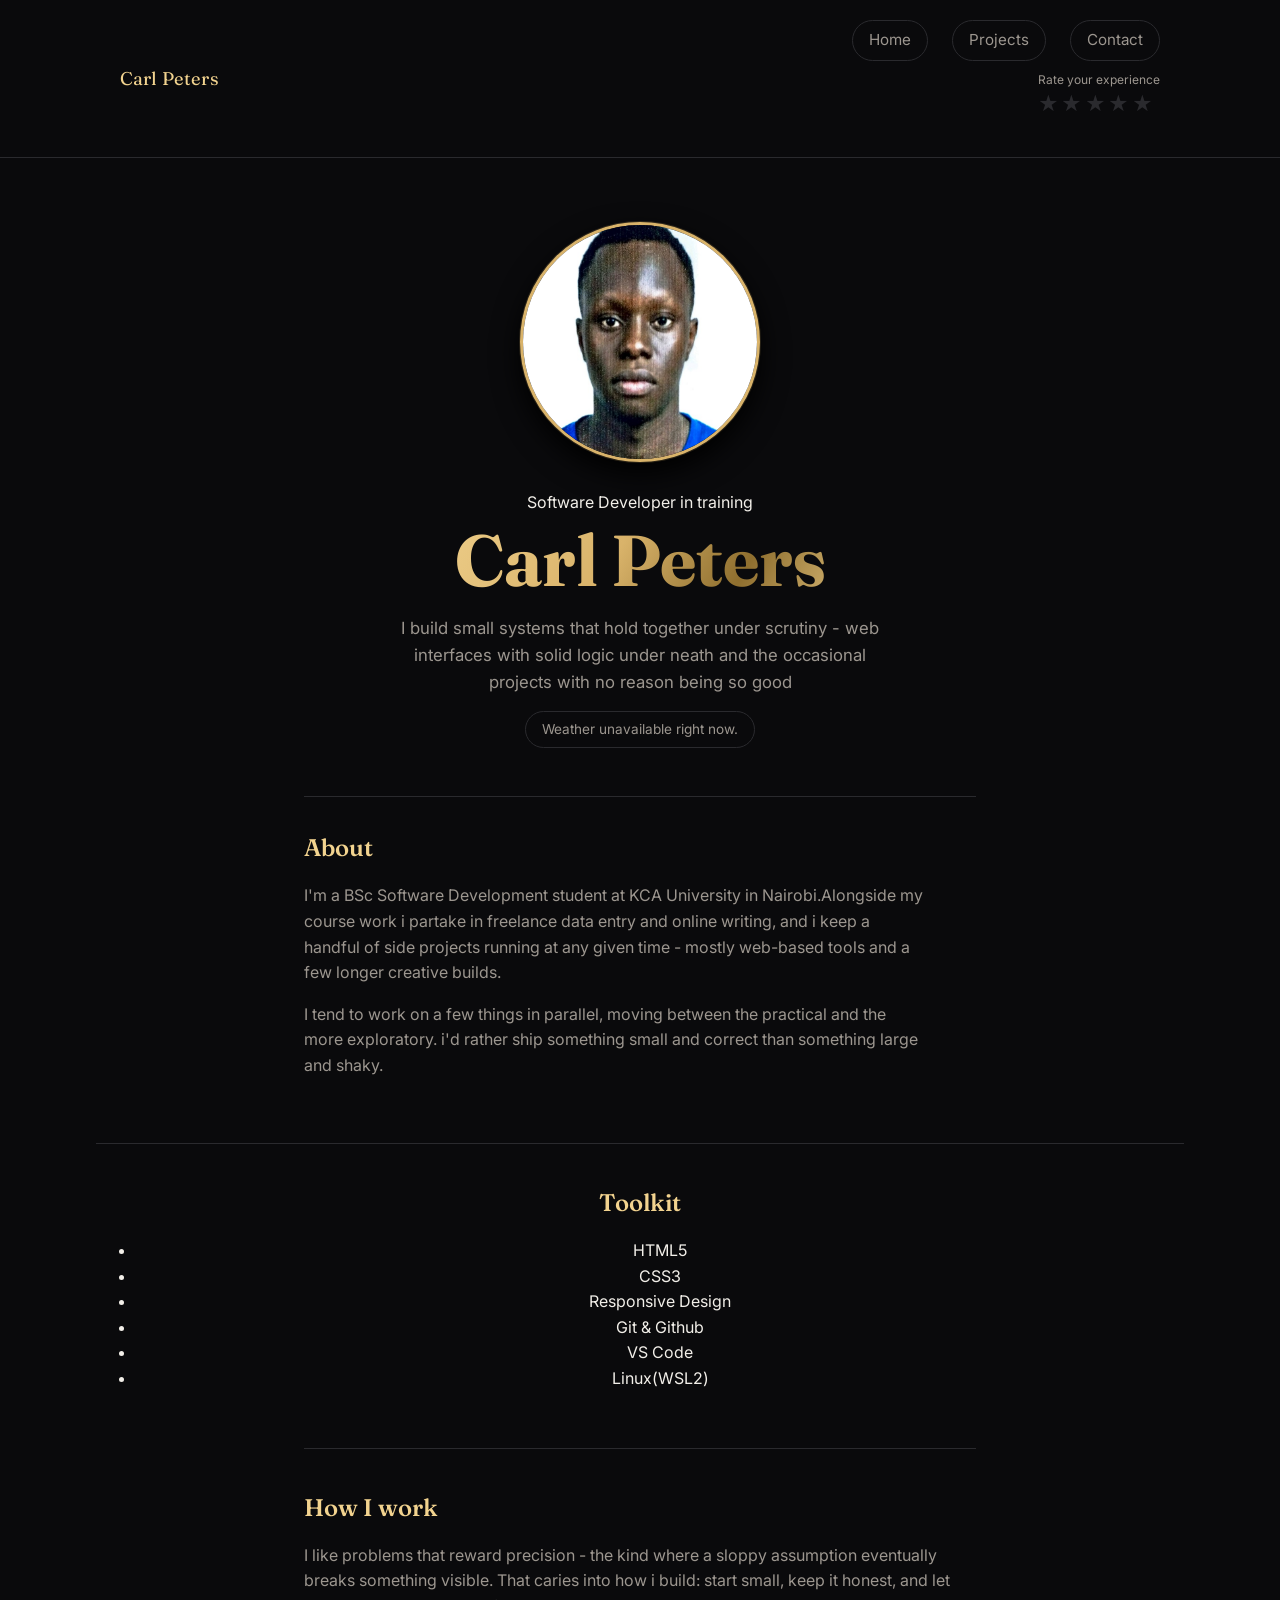
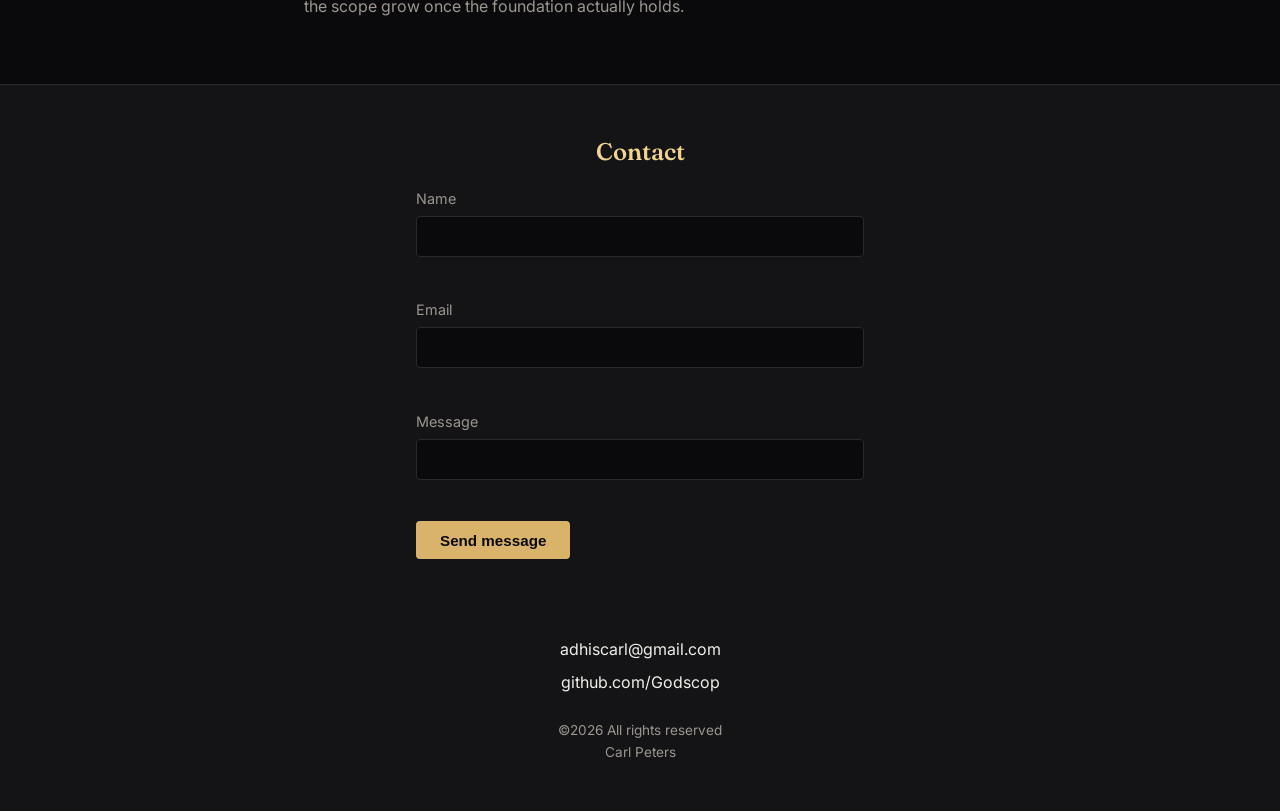
<file: index.html>
<!DOCTYPE html>
<html lang="en">
<head>
<meta charset="UTF-8"/>
<meta name="Viewport" content="width=device-width, initial-scale=1.0" />
<title>Carl Peters - Software Developer</title>
<meta name="description" content="Portfolio of Carl Peters, a Software Development at KCA University,Nairobi ,Kenya" />
<link rel="preconnect" href="https://fonts.googleapis.com" />
<link rel="preconnect" href="https://fonts.gstatic.com" crossorigin />
<link href="https://fonts.googleapis.com/css2?family=Fraunces:opsz,wght@9..144,380;9..144,560&family=Inter:wght@400;500;600&display=swap" rel="stylesheet" />
<link rel="stylesheet" href="style.css" />
</head>
<body>
<a class="skip-link" href="#main">Skip to content</a>

<header class="site-header">
  <div class="wrap header-inner">
      <a class="wordmark" href="#top">Carl Peters</a>
      <div class="header-right">
          <nav aria-label="Primary">
              <ul>
                  <li><a class="nav-btn" href="#top">Home</a></li>
                  <li><a class="nav-btn" href="projects.html">Projects</a></li>
                  <li><a class="nav-btn" href="#contact">Contact</a></li>
              </ul>
          </nav>
          <div class="rate-me">
              <p class="rate-me-label">Rate your experience</p>
              <div class="star-rating">
                  <input type="radio" id="star5" name="rating" value="5" />
                  <label for="star5" title="5 stars">&#9733;</label>
                  <input type="radio" id="star4" name="rating" value="4" />
                  <label for="star4" title="4 stars">&#9733;</label>
                  <input type="radio" id="star3" name="rating" value="3" />
                  <label for="star3" title="3 stars">&#9733;</label>
                  <input type="radio" id="star2" name="rating" value="2" />
                  <label for="star2" title="2 stars">&#9733;</label>
                  <input type="radio" id="star1" name="rating" value="1" />
                  <label for="star1" title="1 star">&#9733;</label>
             </div>
             <p class="rate-message" id="rate-message" aria-live="polite"></p>
         </div>
     </div>    
  </div>
</header>

<main id="main">
    <section id="top" class="hero wrap">
        <div class="hero-text">
            <p class="eyebrow">Software Developer in training</p>
            <h1><b>Carl Peters</b></h1>
            <p class="hero-lede">I build small systems that hold together under scrutiny - web interfaces with solid logic under neath and the occasional projects with no reason being so good</p>
            <p class="weather-chip" id="weather-status">Loading Nairobi weather…</p>
        </div>
        <div class="hero-photo">
            <img src="assets/profile.jpg" alt="Potrait of Carl Peters" width="220" height="220" />
        </div>
    </section>

    <section id="about" class="about wrap">
        <h2>About</h2>
        <p>I'm a BSc Software Development student at KCA University in Nairobi.Alongside my course work i partake in freelance data entry and online writing, and i keep a handful of side projects running at any given time - mostly web-based tools and a few longer creative builds.</p>
        <p>I tend to work on a few things in parallel, moving between the practical and the more exploratory. i'd rather ship something small and correct than something large and shaky.</p>
    </section>

    <section id="skills" class="skills wrap">
        <h2>Toolkit</h2>
        <ul class="skill-tags">
            <li>HTML5</li>
            <li>CSS3</li>
            <li>Responsive Design</li>
            <li>Git &amp; Github</li>
            <li>VS Code</li>
            <li>Linux(WSL2)</li>
        </ul>
    </section>

    <section id="approach" class="approach wrap">
        <h2>How I work</h2>
        <p>I like problems that reward precision - the kind where a sloppy assumption eventually breaks something visible. That caries into how i build: start small, keep it honest, and let the scope grow once the foundation actually holds.</p>
    </section>
</main>

<footer id="contact" class="site-footer">
    <div class="wrap footer-inner">
        <h2>Contact</h2>
        <form id="contact-form" class="contact-form" novalidate>
            <div class="form-field">
                <label for="name">Name</label>
                <input type="text" id="name" name="name" required />
                <span class="form-error" id="name-error" aria-live="polite"></span>
            </div>

            <div class="form-field">
                <label for="email">Email</label>
                <input type="email" id="email" name="email" required />
                <span class="form-error" id="email-error" aria-live="polite"></span>
            </div>

            <div class="form-field">
                <label for="message">Message</label>
                <input type="message" name="message" rows="5" required></textarea>
                <span class="form-error" id="message-error" aria-live="polite"></span>
            </div>

            <button type="submit" class="form-submit">Send message</button>
            <p class="form-status" id="form-status" aria-live="polite"></p>
        </form>
        
        <ul class="contact-list">
            <li><a href="mailto:adhiscarl@gmail.com">adhiscarl@gmail.com</a></li>
            <li><a href="https://github.com/Godscop" target="_blank" rel="noopener noreferrer">github.com/Godscop</a> </li>
        </ul>
        <p class="fine-print">&copy;2026 All rights reserved<br>Carl Peters</p>
    </div>
</footer>
<div id="toast" class="toast" role="status" aria-live="polite"></div>
<script src="scripts.js"></script>
</body>
</html>
</file>
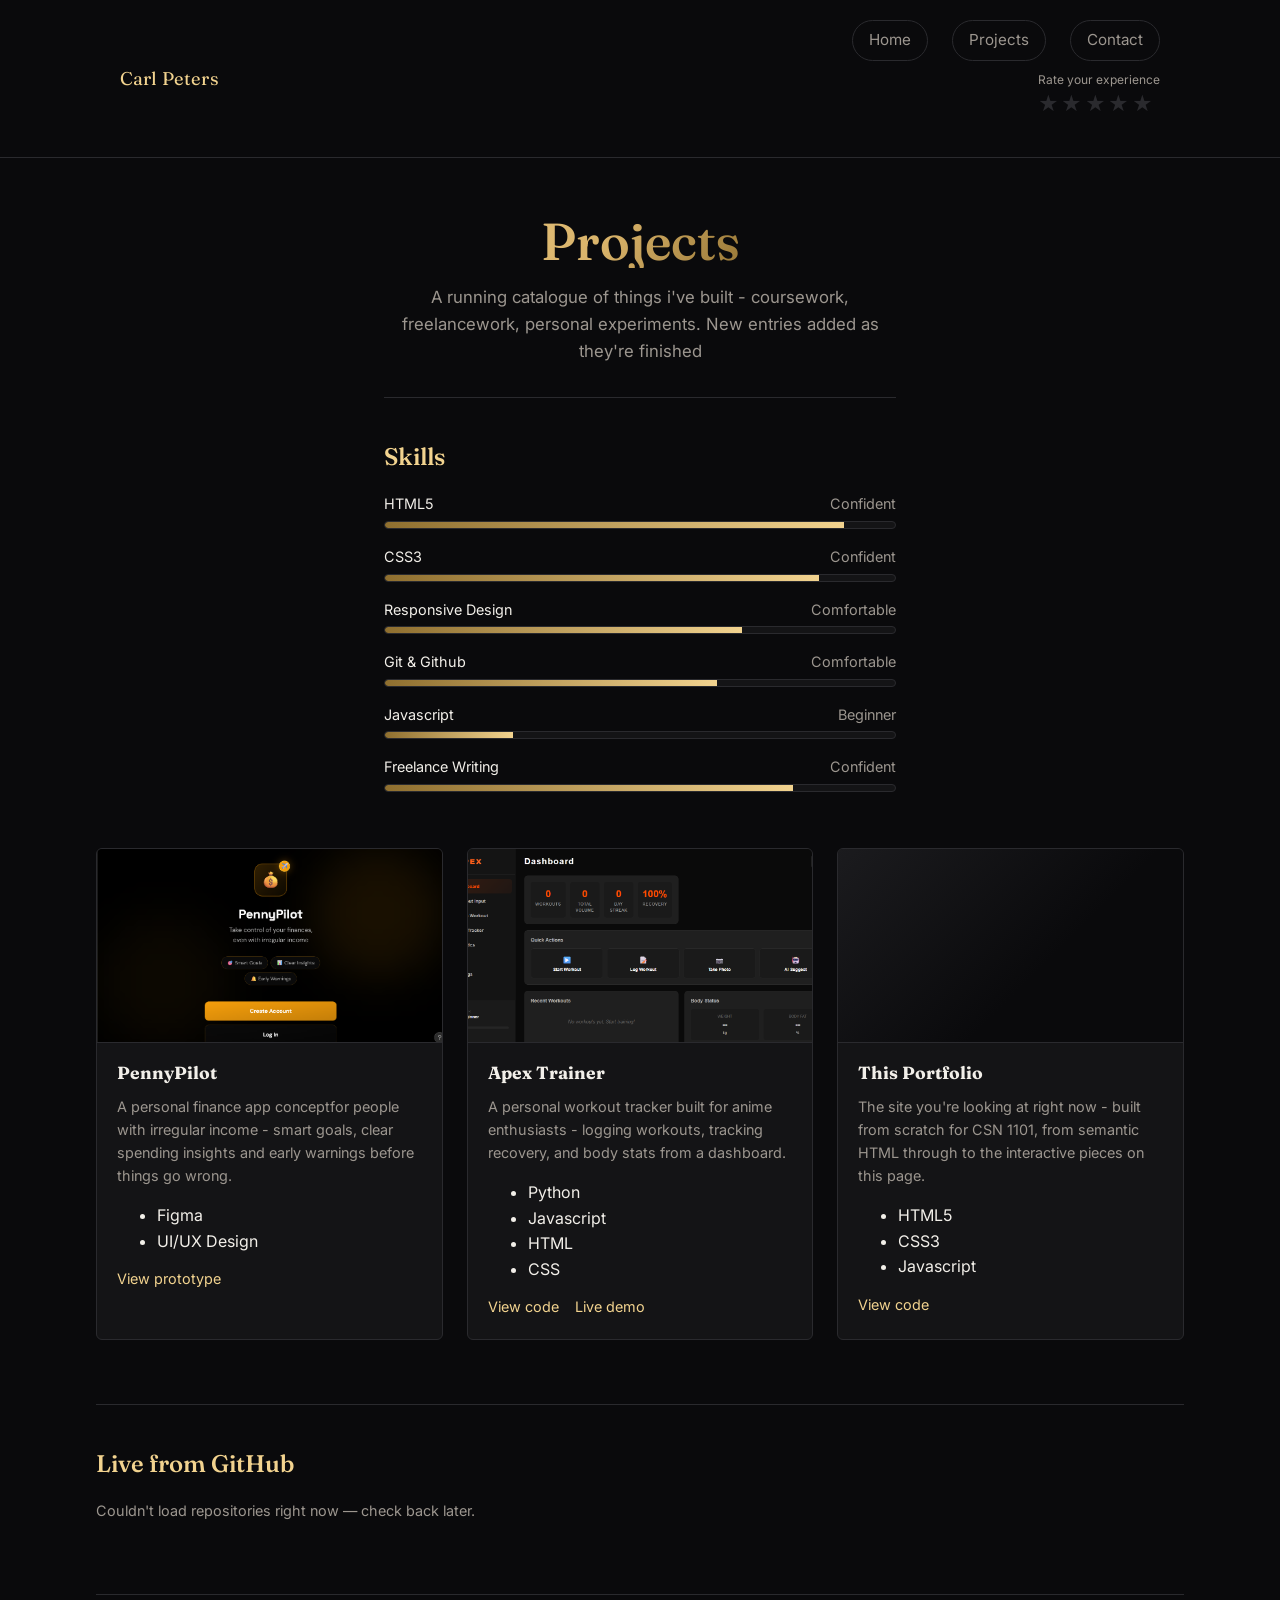
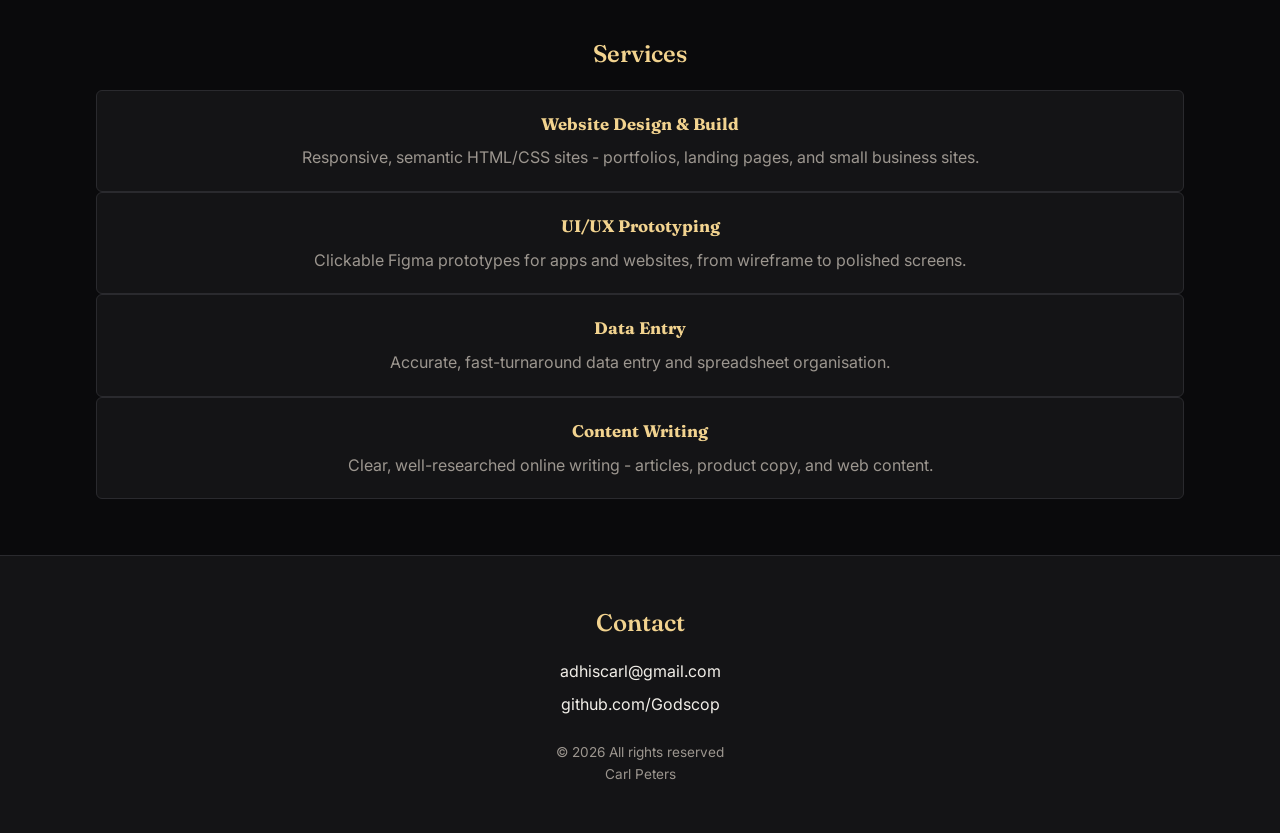
<file: projects.html>
<!DOCTYPE html>
<html lang="en">
<head>
<meta charset="UTF-8"/>
<meta name="Viewport" content="width=device-width, initial-scale=1.0" />
<title>Projects - Carl Peters</title>
<meta name="description" content="A catalogue of projects by Carl Peters, a Software Development student at KCA University, Nairobi." />
<link rel="preconnect" href="https://fonts.googleapis.com"/>
<link rel="preconnect" href="https://fonts.gstatic.com" crossorigin />
<link href="https://fonts.googleapis.com/css2?family=Fraunces:opsz,wght@9..144,380;9..144,560&family=Inter:wght@400;500;600&display=swap" rel="stylesheet"/>
<link rel="stylesheet" href="style.css" />
</head>
<body>
<a class="skip-link" href="#main">Skip to content</a>

<header class="site-header">
    <div class="wrap header-inner">
        <a class="wordmark" href="index.html#top">Carl Peters</a>
        <div class="header-right">
          <nav aria-label="Primary">
             <ul>
                 <li><a class="nav-btn" href="index.html#top">Home</a></li>
                 <li><a class="nav-btn" href="projects.html">Projects</a></li>
                 <li><a class="nav-btn" href="index.html#contact">Contact</a></li>
             </ul>
          </nav>
          <div class="rate-me">
              <p class="rate-me-label">Rate your experience</p>
              <div class="star-rating">
                  <input type="radio" id="star5" name="rating" value="5" />
                  <label for="star5" title="5 stars">&#9733;</label>
                  <input type="radio" id="star4" name="rating" value="4" />
                  <label for="star4" title="4 stars">&#9733;</label>
                  <input type="radio" id="star3" name="rating" value="3" />
                  <label for="star3" title="3 stars">&#9733;</label>
                  <input type="radio" id="star2" name="rating" value="2" />
                  <label for="star2" title="2 stars">&#9733;</label>
                  <input type="radio" id="star1" name="rating" value="1" />
                  <label for="star1" title="1 star">&#9733;</label>
              </div>
              <p class="rate-message" id="rate-message" aria-live="polite"></p>
         </div>
        </div>
    </div>
</header>

<main id="main">
    <section class="projects-intro wrap">
        <h1>Projects</h1>
        <p class="hero-lede">A running catalogue of things i've built - coursework, freelancework, personal experiments. New entries added as they're finished</p>
    </section>

    <section id="skills-detail" class="skills-detail wrap">
        <h2>Skills</h2>
        <ul class="skill-bars">
            <li class="skill-row">
                <div class="skill-row-top">
                    <span class="skill-name">HTML5</span>
                    <span class="skill-level">Confident</span>
                </div>
                <div class="skill-bar"><div class="skill-fill lvl-90"></div></div>
            </li>
            <li class="skill-row">
                <div class="skill-row-top">
                    <span class="skill-name">CSS3</span>
                    <span class="skill-level">Confident</span>
                </div>
                <div class="skill-bar"><div class="skill-fill lvl-85"></div></div>
            </li>
            <li class="skill-row">
                <div class="skill-row-top">
                    <span class="skill-name">Responsive Design</span>
                    <span class="skill-level">Comfortable</span>
                </div>
                <div class="skill-bar"><div class="skill-fill lvl-70"></div></div>
            </li>
            <li class="skill-row">
                <div class="skill-row-top">
                    <span class="skill-name">Git &amp; Github</span>
                    <span class="skill-level">Comfortable</span>
                </div>
                <div class="skill-bar"><div class="skill-fill lvl-65"></div></div>
            </li>
            <li class="skill-row">
                <div class="skill-row-top">
                    <span class="skill-name">Javascript</span>
                    <span class="skill-level">Beginner</span>
                </div>
                <div class="skill-bar"><div class="skill-fill lvl-25"></div></div>
            </li>
            <li class="skill-row">
                <div class="skill-row-top">
                    <span class="skill-name">Freelance Writing</span>
                    <span class="skill-level">Confident</span>
                </div>
                <div class="skill-bar"><div class="skill-fill lvl-80"></div></div>
            </li>
        </ul>
    </section>

    <section class="catalog wrap" aria-label="Project catalogue">
        <div class="catalog-grid">
            <article class="project-card">
                <div class="project-thumb">
                    <img src="assets/projects/project1.png" alt="PennyPilot app concept screen showing smart goals,insights and account creation" />
                </div>
                <div class="project-body">
                    <h3>PennyPilot</h3>
                    <p class="project-desc">A personal finance app conceptfor people with irregular income - smart goals, clear spending insights and early warnings before things go wrong.</p>
                    <ul class="skill-tags project-tech">
                        <li>Figma</li>
                        <li>UI/UX Design</li>
                    </ul>
                    <a class="project-link" href="https://www.figma.com/proto/G8905jMgBWMLfrNyMNq7b2/figma-capstone?node-id=93-205&t=XHLkk2QQc2pD6pLN-1" target="_blank" rel="noopener noreferrer">View prototype</a>
                </div>
            </article>

            <article class="project-card">
                <div class="project-thumb">
                    <img src="assets/projects/project2.png" alt="Apex Trainer dashboard showing workout stats and quick actions" />
                </div>
                <div class="project-body">
                    <h3>Apex Trainer</h3>
                    <p class="project-desc">A personal workout tracker built for anime enthusiasts - logging workouts, tracking recovery, and body stats from a dashboard.</p>
                    <ul class="skill-tags project-tech">
                        <li>Python</li>
                        <li>Javascript</li>
                        <li>HTML</li>
                        <li>CSS</li>
                    </ul>
                    <div class="project-links">
                        <a class="project-link" href="https://github.com/Godscop/apex-trainer" target="_blank" rel="noopener noreferrer">View code</a>
                        <a class="project-link" href="https://apex-trainer.onrender.com/" target="_blank" rel="noopener noreferrer">Live demo</a>
                    </div>
                </div>
            </article>

            <article class="project-card">
                <div class="project-thumb"></div>
                <div class="project-body">
                    <h3>This Portfolio</h3>
                    <p class="project-desc">The site you're looking at right now - built from scratch for CSN 1101, from semantic HTML through to the interactive pieces on this page.</p>
                    <ul class="skill-tags project-tech">
                        <li>HTML5</li>
                        <li>CSS3</li>
                        <li>Javascript</li>
                    </ul>
                    <a class="project-link" href="https://github.com/Godscop/My_Portfolio" target="_blank" rel="noopener noreferrer">View code</a>
                </div>
            </article>
        </div>
    </section>

    <section id="github-repos" class="github-repos wrap">
       <h2>Live from GitHub</h2>
       <p id="repo-status" class="repo-status" role="status" aria-live="polite">Loading repositories…</p>
       <div id="repo-list" class="repo-grid"></div>
    </section>

    <section id="services" class="services wrap">
        <h2>Services</h2>
        <div class="services-grid">
            <article class="service-card">
                <h3>Website Design &amp; Build</h3>
                <p>Responsive, semantic HTML/CSS sites - portfolios, landing pages, and small business sites.</p>
            </article>
            <article class="service-card">
                <h3>UI/UX Prototyping</h3>
                <p>Clickable Figma prototypes for apps and websites, from wireframe to polished screens.</p>
            </article>
            <article class="service-card">
                <h3>Data Entry</h3>
                <p>Accurate, fast-turnaround data entry and spreadsheet organisation.</p>
            </article>
            <article class="service-card">
                <h3>Content Writing</h3>
                <p>Clear, well-researched online writing - articles, product copy, and web content.</p>
            </article>
        </div>
    </section>
</main>

<footer id="contact" class="site-footer">
    <div class="wrap footer-inner">
        <h2>Contact</h2>
        <ul class="contact-list">
            <li><a href="mailto:adhiscarl@gmail.com">adhiscarl@gmail.com</a></li>
            <li><a href="https://github.com/Godscop" target="_blank" rel="noopener noreferrer">github.com/Godscop</a></li>
        </ul>
        <p class="fine-print">&copy; 2026 All rights reserved<br>Carl Peters</p>
    </div>
</footer>
<div id="toast" class="toast" role="status" aria-live="polite"></div>
<script src="scripts.js"></script>
</body>
</html>
</file>
<file: style.css>
:root {
    --bg: #0a0a0c;
    --surface: #141416;
    --text: #f2efe9;
    --text-muted: #9c968f;
    --gold: #d9b36a;
    --gold-bright: #f2d38f;
    --gold-deep: #8f6f2f;
    --rule: #2a2a2e;
    --font-display: 'Fraunces', Georgia, serif;
    --font-body: 'Inter', -apple-system, BlinkMacSystemFont, sans-serif;
    --measure: 62ch;
}
* {box-sizing: border-box; }
html {scroll-behavior: smooth; }

body{
    margin: 0;
    background: var(--bg);
    color: var(--text);
    font-family: var(--font-body);
    line-height: 1.6;
}

.skip-link{
    position: absolute;
    left: -999px;
    top: 0;
    background: var(--gold);
    color: #0a0a0c;
    padding: 0.75rem 1rem;
    z-index: 100;
}
.skip-link:focus {
    left: 1rem;
    top: 1rem;
}

a { color: inherit; }
a:focus-visible,
button:focus-visible{
    outline: 2px solid var(--gold);
    outline-offset: 3px;
}

.wrap{
    max-width: 68rem;
    margin: 0 auto;
    padding:0 1.5rem;
}

/*Header / nav */
.site-header{
    border-bottom: 1px solid var(--rule);
    padding: 1.25rem 0;
}
.header-inner{
    display: flex;
    flex-wrap: wrap;
    align-items:center;
    justify-content: space-between;
    gap: 0.75rem;
}
.wordmark{
    font-family: var(--font-display);
    font-size: 1.15rem;
    text-decoration: none;
    color: var(--gold-bright);
    letter-spacing: 0.01rem;
}
nav ul{
    list-style: none;
    display: flex;
    gap: 1.5rem;
    margin: 0;
    padding: 0;
}
nav a{
    text-decoration: none;
    color: var(--text-muted);
    font-size: 0.95rem;
    transition: color 0.15s ease;
}
nav a:hover,
nav a:focus-visible {color: var(--gold); }
.nav-btn{
    display: inline-block;
    padding:0.45rem 1rem;
    border: 1px solid var(--rule);
    border-radius: 999px;
}
.nav-btn:hover,
.nav-btn:focus-visible{
    border-color: var(--gold);
    background: rgba(217, 179, 106, 0.06)
}

/* Header right column: nav on top, rating below */
.header-right{
    display: flex;
    flex-direction: column;
    align-items: flex-end;
    gap: 0.6rem;
}
.rate-me{ text-align: right; }
.rate-me-label{
    margin: 0 0 0.3rem;
    font-size: 0.75rem;
    color: var(--text-muted);
}
.star-rating{
    display: flex;
    flex-direction:row-reverse;
    justify-content: flex-end;
    gap: 0.15rem;
}
.star-rating input{
    position: absolute;
    width: 1px;
    height: 1px;
    overflow: hidden;
    clip: rect(0, 0, 0, 0);
    white-space: nowrap;
    border: 0;
    padding: 0;
    margin: -1px;
}
.star-rating label {
    cursor: pointer;
    font-size: 1.25rem;
    line-height: 1;
    color: var(--rule);
    transition: color 0.15s ease;
}
.star-rating label:hover,
.star-rating label:hover ~ label,
.star-rating input:checked ~ label{
    color: var(--gold);
}
.star-rating input:focus-visible + label {
    outline: 2px solid var(--gold);
    outline-offset: 2px;
}

.star-rating input:disabled ~ label{
    cursor: not-allowed;
    opacity: 0.35;
}

/* Toast popup - center of screen */
.toast{
    position: fixed;
    top: 50%;
    left: 50%;
    max-width: 90vw;
    width: max-content;
    text-align: center;
    background: var(--surface);
    border: 1px solid var(--gold-deep);
    color: var(--text);
    padding: 1rem 1.75rem;
    border-radius: 10px;
    font-size: 1rem;
    box-shadow: 0 20px 50px rgba(0, 0, 0, 0.6);
    opacity: 0;
    pointer-events: none;
    transform: translate(-50%, -50%) scale(0.9);
    transition: opacity 0.4s ease, transform 0.4s ease;
    z-index: 1000;
}
.toast.show{
    opacity: 1;
    transform: translate(-50%, -50%) scale(1);
}
.toast.fly-out{
    opacity: 0;
    transform: translate(calc(-50% + var(--dx, 0px)), calc(-50% + var(dy, 0px))) scale(0.15);
    transition: opacity 0.6s ease, transform 0.6s ease;
}

/* Confetti */
.confetti-piece{
    position: fixed;
    top: 50%;
    left: 50%;
    width: 4px;
    height: 7px;
    opacity: 0;
    pointer-events: none;
    z-index: 1001;
    animation: confetti-pop cubic-bezier(0.16, 1, 0.3, 1) forwards;
}
@keyframes confetti-pop {
    0%{
        transform: translate(-50%, -50%) scale(0.2);
        opacity: 0;
    }
    12%{opacity: 1;}
    100%{
        transform: translate(calc(-50% + var(--dx)), calc(-50% + var(--dy))) rotate(var(--rotation));
        opacity: 0;
    }
}

.rate-message {
    margin: 0.4rem 0 0;
    font-size: 0.75rem;
    color: var(--gold-bright);
    min-height: 1rem;
}

/* Hero */
.hero {
    display: flex;
    flex-direction: column-reverse;
    align-items: center;
    text-align: center;
    gap: 1.75rem;
    padding: 4rem 0 3rem;
}
.eyebrow{
    color: var(--accent);
    font-size: 1rem;
    margin: 0 0 0.5rem;
}
h1{
    font-family: var(--font-display);
    font-size: clamp(2.25rem, 9vw, 4.5rem);
    font-weight: 560;
    margin: 0 0 1rem;
    line-height: 1.05;
    color: var(--gold);
    background: linear-gradient(120deg, var(--gold-bright), var(--gold) 45%, var(--gold-deep) 70%, var(--gold-bright));
    -webkit-background-clip: text;
    background-clip: text;
    -webkit-text-fill-color: transparent;
}
.hero-lede{
    color: var(--text-muted);
    font-size: 1.05rem;
    max-width: 46ch;
    margin: 0 auto;
}
.hero-photo img{
    display: block;
    width: 180px;
    height: 180px;
    object-fit: cover;
    border: 3px solid var(--gold);
    border-radius: 50%;
    box-shadow: 0 0 0 1px rgba(217, 179, 106, 0.18), 0 12px 28px rgba(0, 0, 0.6);
}    
/* Section headings */
h2{
    font-family: var(--font-display);
    font-size: 1.5rem;
    font-weight: 560;
    margin: 0 0 1rem;
    color: var(--gold-bright);
}

/* About */
.about{
    padding: 2rem 0 3rem;
    border-top: 1px solid var(--rule);
    max-width: 42rem;
    margin: 0 auto;
}
.about p{ max-width: var(--measure); color: var(--text-muted); }
.about p + p {margin-top: 1rem; }

/* Skills */
.skills{
    padding: 2.5rem 0;
    border-top: 1px solid var(--rule);
    text-align: center;
}
.skills-tags{
    list-style: none;
    display: flex;
    flex-wrap: wrap;
    justify-content: center;
    gap: 0.75rem;
    margin: 0;
    padding: 0;
}
.skills-tags li {
    border: 1px solid var(--gold-deep);
    color: var(--gold-bright);
    background: rgba(217, 179,106, 0.06);
    padding: 0.4rem, 0.9rem;
    border-radius: 999px;
    font-size: 0.85rem;
}
.skills-detail{
    padding: 2.5rem 0;
    border-top: 1px solid var(--rule);
    max-width:32rem;
    margin: 0 auto;
}
.skill-bars{
    list-style: none;
    margin: 0;
    padding: 0;
    display: flex;
    flex-direction: column;
    gap: 1rem;
}
.skill-row-top {
    display: flex;
    justify-content: space-between;
    font-size: 0.9rem;
    margin-bottom: 0.35rem;
}
.skill-name{color: var(--text); }
.skill-level{color: var(--text-muted); }
.skill-bar {
    width: 100%;
    height: 8px;
    background: var(--surface);
    border: 1px solid var(--rule);
    border-radius: 999px;
    overflow: hidden;
}
.skill-fill{
    height: 100%;
    background: linear-gradient(90deg, var(--gold-deep), var(--gold-bright));
    border-radius: 999px 0 0 999px;
}
.lvl-90 {width: 90%; }
.lvl-85 {width: 85%; }
.lvl-80 {width: 80%; }
.lvl-70 {width: 70%; }
.lvl-65 {width: 65%; }
.lvl-25 {width: 25%; }

/* Approach */
.approach {
    padding:2.5rem 0 3rem;
    border-top: 1px solid var(--rule);
    max-width: 42rem;
    margin: 0 auto;
}
.approach p { color: var(--text-muted); }

/* Footer / contact */
.site-footer{
    border-top: 1px solid var(--rule);
    padding: 3rem 0;
    background: var(--surface);
}
.footer-inner{
    display: flex;
    flex-direction: column;
    align-items: center;
    text-align: center;
}
.contact-list {
    list-style: none;
    margin: 0 0 1.5rem;
    padding: 0;
    display: flex;
    flex-direction: column;
    align-items: center;
    gap: 0.5rem;
}
.contact-list a {
    text-decoration: none;
    color: var(--text);
    border-bottom: 1px solid transparent;
    transition: border-color 0.15s ease;
}
.contact-list a:hover,
.contact-list a:focus-visible { border-color: var(--gold); }
.fine-print{ color: var(--text-muted); font-size: 0.85rem; margin: 0;}

/*Contact form*/
.contact-form{
    width: 100%;
    max-width: 28rem;
    margin: 0 auto 2rem;
    text-align: left;
}
.form-field{
    display: flex;
    flex-direction:column;
    gap: 0.35rem;
    margin-bottom: 1.25rem;
}
.form-field label{
    font-size: 0.9rem;
    color:var(--text-muted)
}
.form-field input,
.form-field textarea {
    width: 100%;
    background: var(--bg);
    border: 1px solid var(--rule);
    border-radius: 4px;
    padding: 0.6rem 0.75rem;
    color: var(--text);
    font-family: var(--font-body);
    font-size: 1rem;
}
.form-field textarea{
    resize: vertical;
    min-height: 8rem;
}
.form-field input:focus,
.form-field textarea:focus{
    outline: 2px solid var(--gold);
    outline-offset: 1px;
    border-color: var(--gold);
}
.form-error {
    display: block;
    color: #e08a8a;
    font-size: 0.8rem;
    min-height: 1rem;
}
.form-submit{
    background: var(--gold);
    color: #0a0a0c;
    border: none;
    border-radius: 4px;
    padding: 0.65rem 1.5rem;
    font-size: 0.95rem;
    font-weight: 600;
    cursor: pointer;
    transition: background 0.15s ease;
}
.form-submit:hover,
.form-submit:focus-visible{
    background: var(--gold-bright);
}
.form-status {
    margin-top: 0.75rem;
    color: var(--gold-bright);
    font-size: 0.9rem;
    min-height: 1.2rem;
}

/* Projects catalogue*/
.projects-intro{
    padding: 3.5rem 0 2rem;
    text-align: center;
    max-width: 42rem;
    margin: 0 auto;
}
.projects-intro h1 { font-size: clamp(2rem, 7vw, 3.25rem); }
.catalog{padding: 1rem 0 4rem; }
.catalog-grid{
    display: grid;
    grid-template-columns: 1fr;
    gap: 1.5rem
}
.project-card{
    border: 1px solid var(--rule);
    border-radius: 6px;
    overflow: hidden;
    background: var(--surface);
    transition: border-color 0.2s ease, transform 0.2s ease;
}
.project-card:hover,
.project-card:focus-within{
    border-color: var(--gold-deep);
    transform: translateY(-3px);
}
.project-thumb{
    aspect-ratio: 16/9;
    background: linear-gradient(135deg, #1b1b1e, #0a0a0c 60%);
    border-bottom: 1px solid var(--rule)
}
.project-thumb img{
    width: 100%;
    height: 100%;
    object-fit: cover;
    display: block;
}
.project-body{ padding: 1rem 1.25rem 1.25rem; }
.project-body h3{
    font-family: var(--font-display);
    font-size: 1.1rem;
    margin: 0 0 0.5rem;
    color: var(--text);
}
.project-desc{
    color: var(--text-muted);
    font-size: 0.9rem;
    margin: 0 0 0.75rem;
}
.project-tech { margin-bottom: 0.75rem; }
.project-links {display: flex; gap: 1rem; flex-wrap: wrap; }
.project-link {
    color: var(--gold-bright);
    text-decoration: none;
    font-size: 0.9rem;
    border-bottom: 1px solid transparent;
    transition: border-color 0.15s ease;
}
.project-link:hover,
.project-link:focus-visible { border-color: var(--gold); }

/* Services */
.services {
    padding:2.5rem 0 3.5rem;
    border-top: 1px solid var(--rule);
    text-align: center;
}
.service-grid{
    display:grid;
    grid-template-columns: 1fr;
    gap: 1.5rem;
    margin-top: 1.5rem;
    text-align: left;
}
.service-card{
    border: 1px solid var(--rule);
    border-radius: 6px;
    background: var(--surface);
    padding: 1.25rem 1.5rem;
}
.service-card h3{
    font-family: var(--font-display);
    font-size: 1.05rem;
    color: var(--gold-bright);
    margin: 0 0 0.5rem;
}
.service-card p{
    color: var(--text-muted);
    margin: 0;
}


.weather-chip {
  margin: 1rem auto 0;
  display: inline-block;
  padding: 0.4rem 1rem;
  border: 1px solid var(--rule);
  border-radius: 999px;
  font-size: 0.85rem;
  color: var(--text-muted);
}

/* Live GitHub repos */
.github-repos {
  padding: 2.5rem 0 3rem;
  border-top: 1px solid var(--rule);
}
.repo-status {
  color: var(--text-muted);
  font-size: 0.9rem;
}
.repo-grid {
  display: grid;
  grid-template-columns: 1fr;
  gap: 1.25rem;
  margin-top: 1.5rem;
}
.repo-card {
  border: 1px solid var(--rule);
  border-radius: 6px;
  background: var(--surface);
  padding: 1.1rem 1.25rem;
}
.repo-card h3 {
  font-family: var(--font-display);
  font-size: 1rem;
  margin: 0 0 0.4rem;
  color: var(--gold-bright);
}
.repo-card p {
  color: var(--text-muted);
  font-size: 0.85rem;
  margin: 0 0 0.5rem;
}
.repo-meta {
  font-size: 0.75rem;
  color: var(--text-muted);
  margin: 0 0 0.6rem;
}

@media (prefers-reduced-motion: reduce) {
    html{scroll-behavior: auto; }
    *{ transition: none !important; }
}

/* Tablet and up: hero side by side*/
@media (min-width: 40em) {
    .hero-photo img{width:210px; height:210px;}
    .catalog-grid {grid-template-columns: repeat(2, 1fr); }
    .services-grid {grid-template-columns: repeat(2, 1fr); }
    .repo-grid {grid-template-columns: repeat(2, 1fr); }
}

/* Desktop */
@media (min-width:60em){
    .hero-photo img{width: 240px; height: 240px; }
    .catalog-grid{ grid-template-columns: repeat(3, 1fr); }
    .services-grid{ grid-template-columns: repeat(3, 1fr); }
    .repo-grid{ grid-template-columns: repeat(3, 1fr); }
}
</file>
